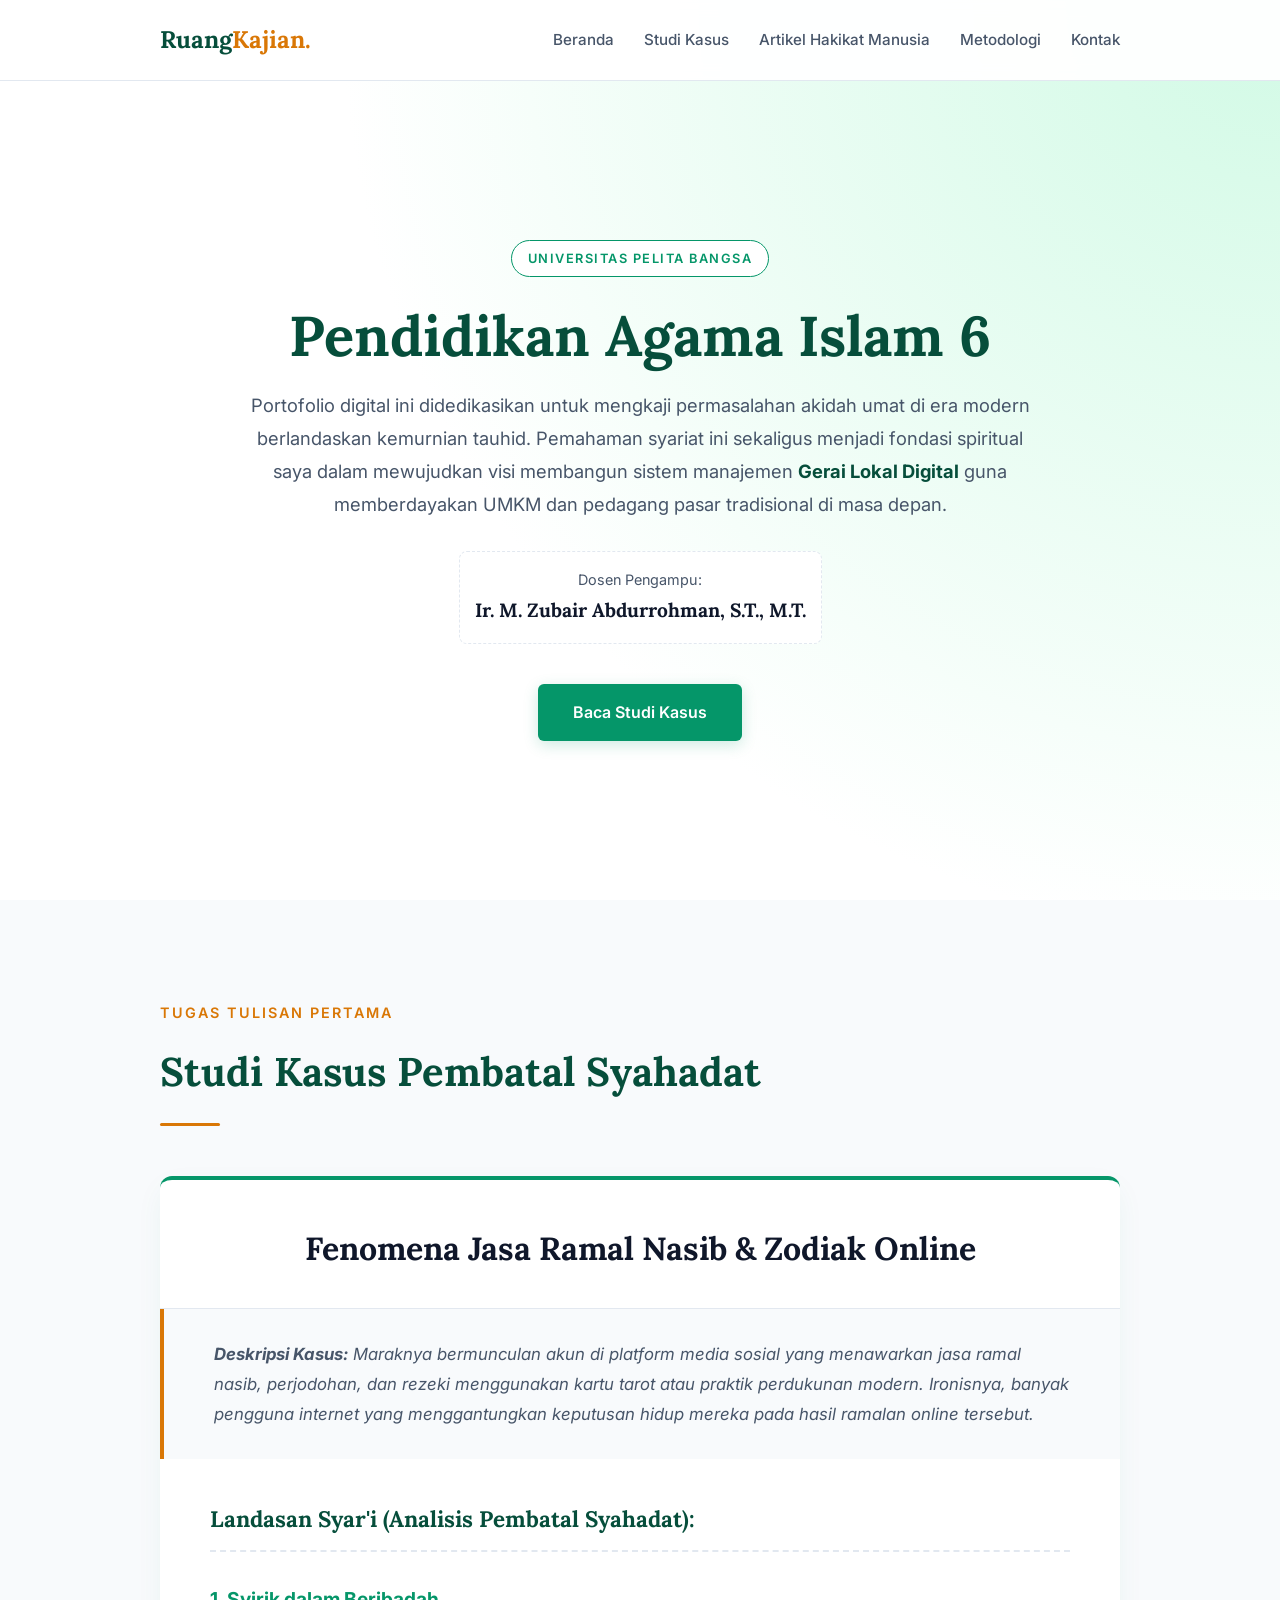
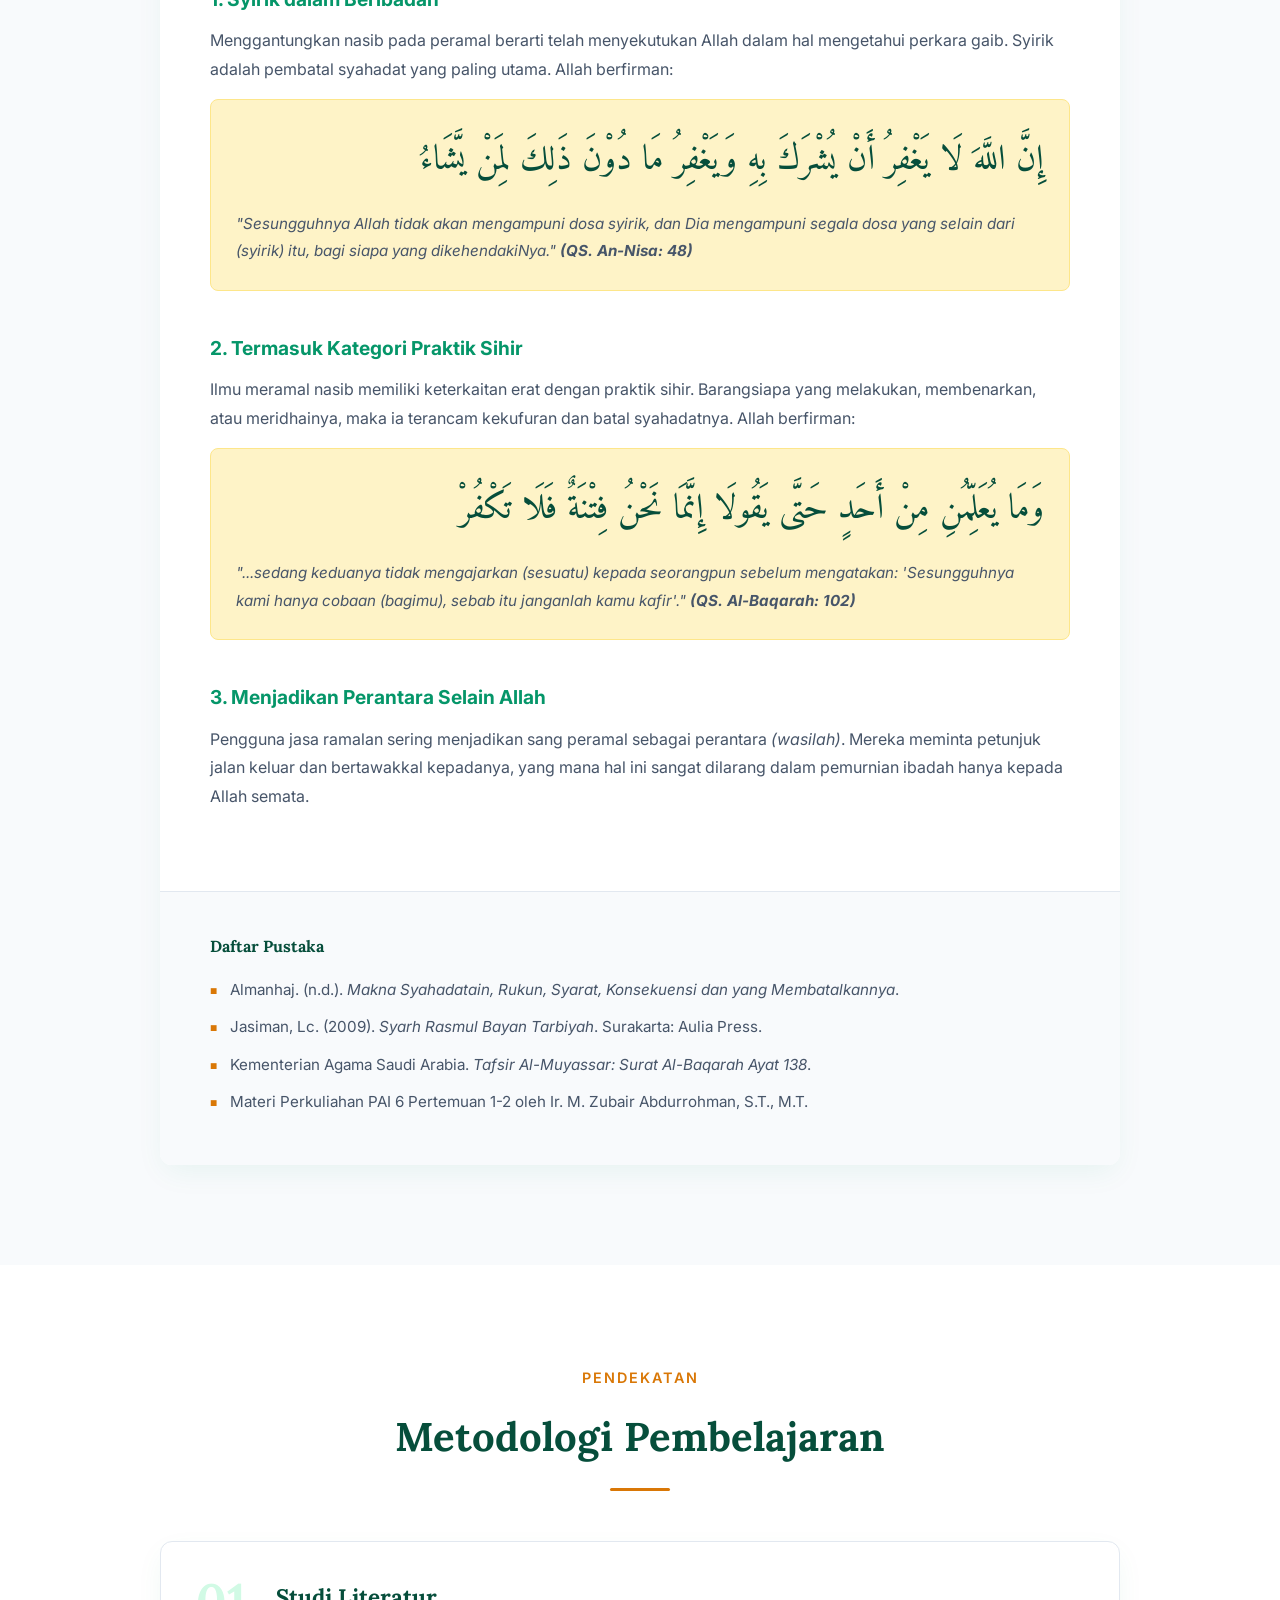
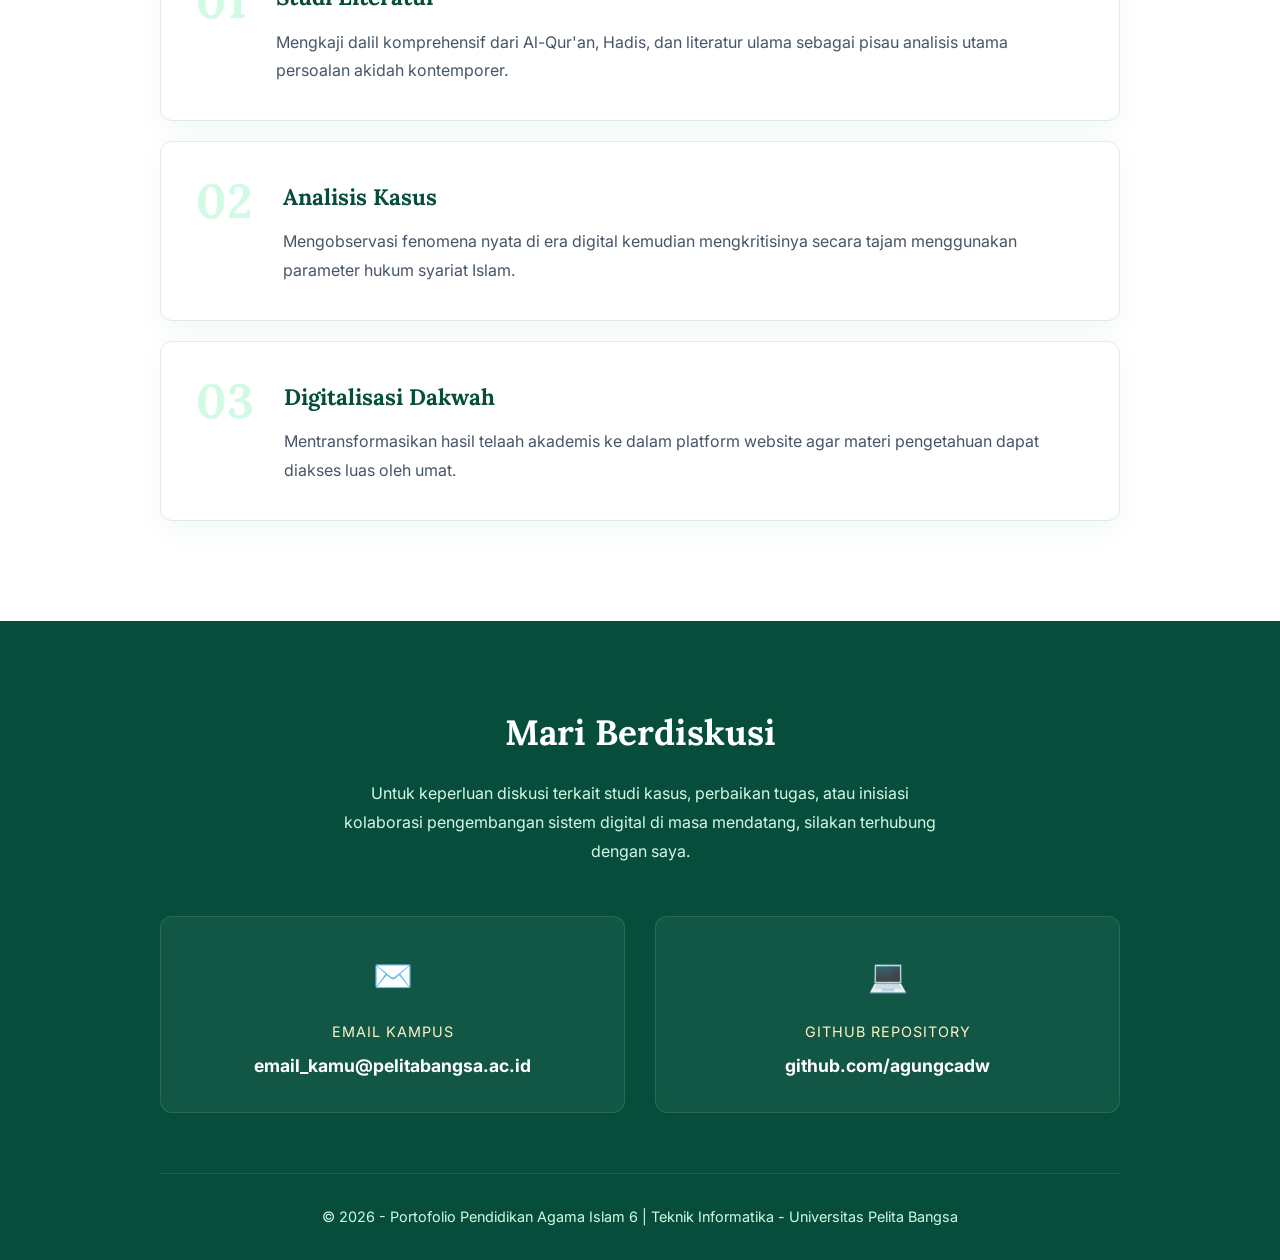
<file: index.html>
<!DOCTYPE html>
<html lang="id">
<head>
    <meta charset="UTF-8">
    <meta name="viewport" content="width=device-width, initial-scale=1.0">
    <title>PAI 6 | Portofolio Akademik</title>
    <link href="https://fonts.googleapis.com/css2?family=Inter:wght@300;400;500;600&family=Lora:ital,wght@0,400;0,600;0,700;1,400&family=Amiri:wght@400;700&display=swap" rel="stylesheet">
    <link rel="stylesheet" href="style.css">
</head>
<body>

    <header class="header">
        <div class="container header-inner">
            <a href="#beranda" class="logo">Ruang<span>Kajian.</span></a>
            <nav class="nav-menu">
                <a href="index.html#beranda">Beranda</a>
                <a href="index.html#studi-kasus">Studi Kasus</a>
                <a href="artikel.html" target="_blank">Artikel Hakikat Manusia</a>
                <a href="index.html#metodologi">Metodologi</a>
                <a href="#kontak">Kontak</a>
            </nav>
        </div>
    </header>

    <section id="beranda" class="hero-academic">
        <div class="container hero-container">
            <div class="hero-text-box">
                <span class="tag-kampus">Universitas Pelita Bangsa</span>
                <h1 class="hero-title">Pendidikan Agama Islam 6</h1>
                <p class="hero-description">
                    Portofolio digital ini didedikasikan untuk mengkaji permasalahan akidah umat di era modern berlandaskan kemurnian tauhid. Pemahaman syariat ini sekaligus menjadi fondasi spiritual saya dalam mewujudkan visi membangun sistem manajemen <strong>Gerai Lokal Digital</strong> guna memberdayakan UMKM dan pedagang pasar tradisional di masa depan.
                </p>
                <div class="dosen-info">
                    <p>Dosen Pengampu:</p>
                    <strong>Ir. M. Zubair Abdurrohman, S.T., M.T.</strong>
                </div>
                <div class="hero-action">
                    <a href="#studi-kasus" class="btn btn-emerald">Baca Studi Kasus</a>
                </div>
            </div>
        </div>
    </section>

    <section id="studi-kasus" class="section-padding bg-light">
        <div class="container">
            <div class="section-title-wrapper">
                <span class="sub-heading">Tugas Tulisan Pertama</span>
                <h2 class="main-heading">Studi Kasus Pembatal Syahadat</h2>
                <div class="line-gold"></div>
            </div>

            <article class="paper-card">
                <header class="paper-header">
                    <h3>Fenomena Jasa Ramal Nasib & Zodiak Online</h3>
                </header>
                
                <div class="paper-abstract">
                    <strong>Deskripsi Kasus:</strong> Maraknya bermunculan akun di platform media sosial yang menawarkan jasa ramal nasib, perjodohan, dan rezeki menggunakan kartu tarot atau praktik perdukunan modern. Ironisnya, banyak pengguna internet yang menggantungkan keputusan hidup mereka pada hasil ramalan <em>online</em> tersebut.
                </div>
                
                <div class="paper-content">
                    <h4 class="content-title">Landasan Syar'i (Analisis Pembatal Syahadat):</h4>
                    
                    <div class="argument-block">
                        <h5>1. Syirik dalam Beribadah</h5>
                        <p>Menggantungkan nasib pada peramal berarti telah menyekutukan Allah dalam hal mengetahui perkara gaib. Syirik adalah pembatal syahadat yang paling utama. Allah berfirman:</p>
                        <blockquote class="quran-quote">
                            <p class="arabic-text">إِنَّ اللَّهَ لَا يَغْفِرُ أَنْ يُشْرَكَ بِهِ وَيَغْفِرُ مَا دُوْنَ ذَلِكَ لِمَنْ يَّشَاءُ</p>
                            <p class="translation-text">"Sesungguhnya Allah tidak akan mengampuni dosa syirik, dan Dia mengampuni segala dosa yang selain dari (syirik) itu, bagi siapa yang dikehendakiNya." <strong>(QS. An-Nisa: 48)</strong></p>
                        </blockquote>
                    </div>

                    <div class="argument-block">
                        <h5>2. Termasuk Kategori Praktik Sihir</h5>
                        <p>Ilmu meramal nasib memiliki keterkaitan erat dengan praktik sihir. Barangsiapa yang melakukan, membenarkan, atau meridhainya, maka ia terancam kekufuran dan batal syahadatnya. Allah berfirman:</p>
                        <blockquote class="quran-quote">
                            <p class="arabic-text">وَمَا يُعَلِّمُنِ مِنْ أَحَدٍ حَتَّى يَقُولَا إِنَّمَا نَحْنُ فِتْنَةٌ فَلَا تَكْفُرْ</p>
                            <p class="translation-text">"...sedang keduanya tidak mengajarkan (sesuatu) kepada seorangpun sebelum mengatakan: 'Sesungguhnya kami hanya cobaan (bagimu), sebab itu janganlah kamu kafir'." <strong>(QS. Al-Baqarah: 102)</strong></p>
                        </blockquote>
                    </div>

                    <div class="argument-block">
                        <h5>3. Menjadikan Perantara Selain Allah</h5>
                        <p>Pengguna jasa ramalan sering menjadikan sang peramal sebagai perantara <em>(wasilah)</em>. Mereka meminta petunjuk jalan keluar dan bertawakkal kepadanya, yang mana hal ini sangat dilarang dalam pemurnian ibadah hanya kepada Allah semata.</p>
                    </div>
                </div>

                <div class="reference-section">
                    <h4>Daftar Pustaka</h4>
                    <ul class="reference-list">
                        <li>Almanhaj. (n.d.). <em>Makna Syahadatain, Rukun, Syarat, Konsekuensi dan yang Membatalkannya</em>.</li>
                        <li>Jasiman, Lc. (2009). <em>Syarh Rasmul Bayan Tarbiyah</em>. Surakarta: Aulia Press.</li>
                        <li>Kementerian Agama Saudi Arabia. <em>Tafsir Al-Muyassar: Surat Al-Baqarah Ayat 138</em>.</li>
                        <li>Materi Perkuliahan PAI 6 Pertemuan 1-2 oleh Ir. M. Zubair Abdurrohman, S.T., M.T.</li>
                    </ul>
                </div>
            </article>
        </div>
    </section>

    <section id="metodologi" class="section-padding">
        <div class="container">
            <div class="section-title-wrapper text-center">
                <span class="sub-heading">Pendekatan</span>
                <h2 class="main-heading">Metodologi Pembelajaran</h2>
                <div class="line-gold center-line"></div>
            </div>
            
            <div class="method-grid">
                <div class="step-card">
                    <div class="step-number">01</div>
                    <div class="step-info">
                        <h3>Studi Literatur</h3>
                        <p>Mengkaji dalil komprehensif dari Al-Qur'an, Hadis, dan literatur ulama sebagai pisau analisis utama persoalan akidah kontemporer.</p>
                    </div>
                </div>
                <div class="step-card">
                    <div class="step-number">02</div>
                    <div class="step-info">
                        <h3>Analisis Kasus</h3>
                        <p>Mengobservasi fenomena nyata di era digital kemudian mengkritisinya secara tajam menggunakan parameter hukum syariat Islam.</p>
                    </div>
                </div>
                <div class="step-card">
                    <div class="step-number">03</div>
                    <div class="step-info">
                        <h3>Digitalisasi Dakwah</h3>
                        <p>Mentransformasikan hasil telaah akademis ke dalam platform website agar materi pengetahuan dapat diakses luas oleh umat.</p>
                    </div>
                </div>
            </div>
        </div>
    </section>

    <footer id="kontak" class="footer-emerald">
        <div class="container footer-container">
            <div class="footer-top">
                <h2 class="footer-heading">Mari Berdiskusi</h2>
                <p class="footer-text">Untuk keperluan diskusi terkait studi kasus, perbaikan tugas, atau inisiasi kolaborasi pengembangan sistem digital di masa mendatang, silakan terhubung dengan saya.</p>
            </div>
            
            <div class="contact-cards">
                <a href="mailto:email_kamu@pelitabangsa.ac.id" class="contact-box">
                    <span class="contact-icon">✉️</span>
                    <span class="contact-title">Email Kampus</span>
                    <strong class="contact-detail">email_kamu@pelitabangsa.ac.id</strong>
                </a>
                <a href="https://github.com/agungcadw" target="_blank" class="contact-box">
                    <span class="contact-icon">💻</span>
                    <span class="contact-title">GitHub Repository</span>
                    <strong class="contact-detail">github.com/agungcadw</strong>
                </a>
            </div>
            
            <div class="footer-bottom">
                <p>&copy; 2026 - Portofolio Pendidikan Agama Islam 6 | Teknik Informatika - Universitas Pelita Bangsa</p>
            </div>
        </div>
    </footer>

</body>
</html>
</file>
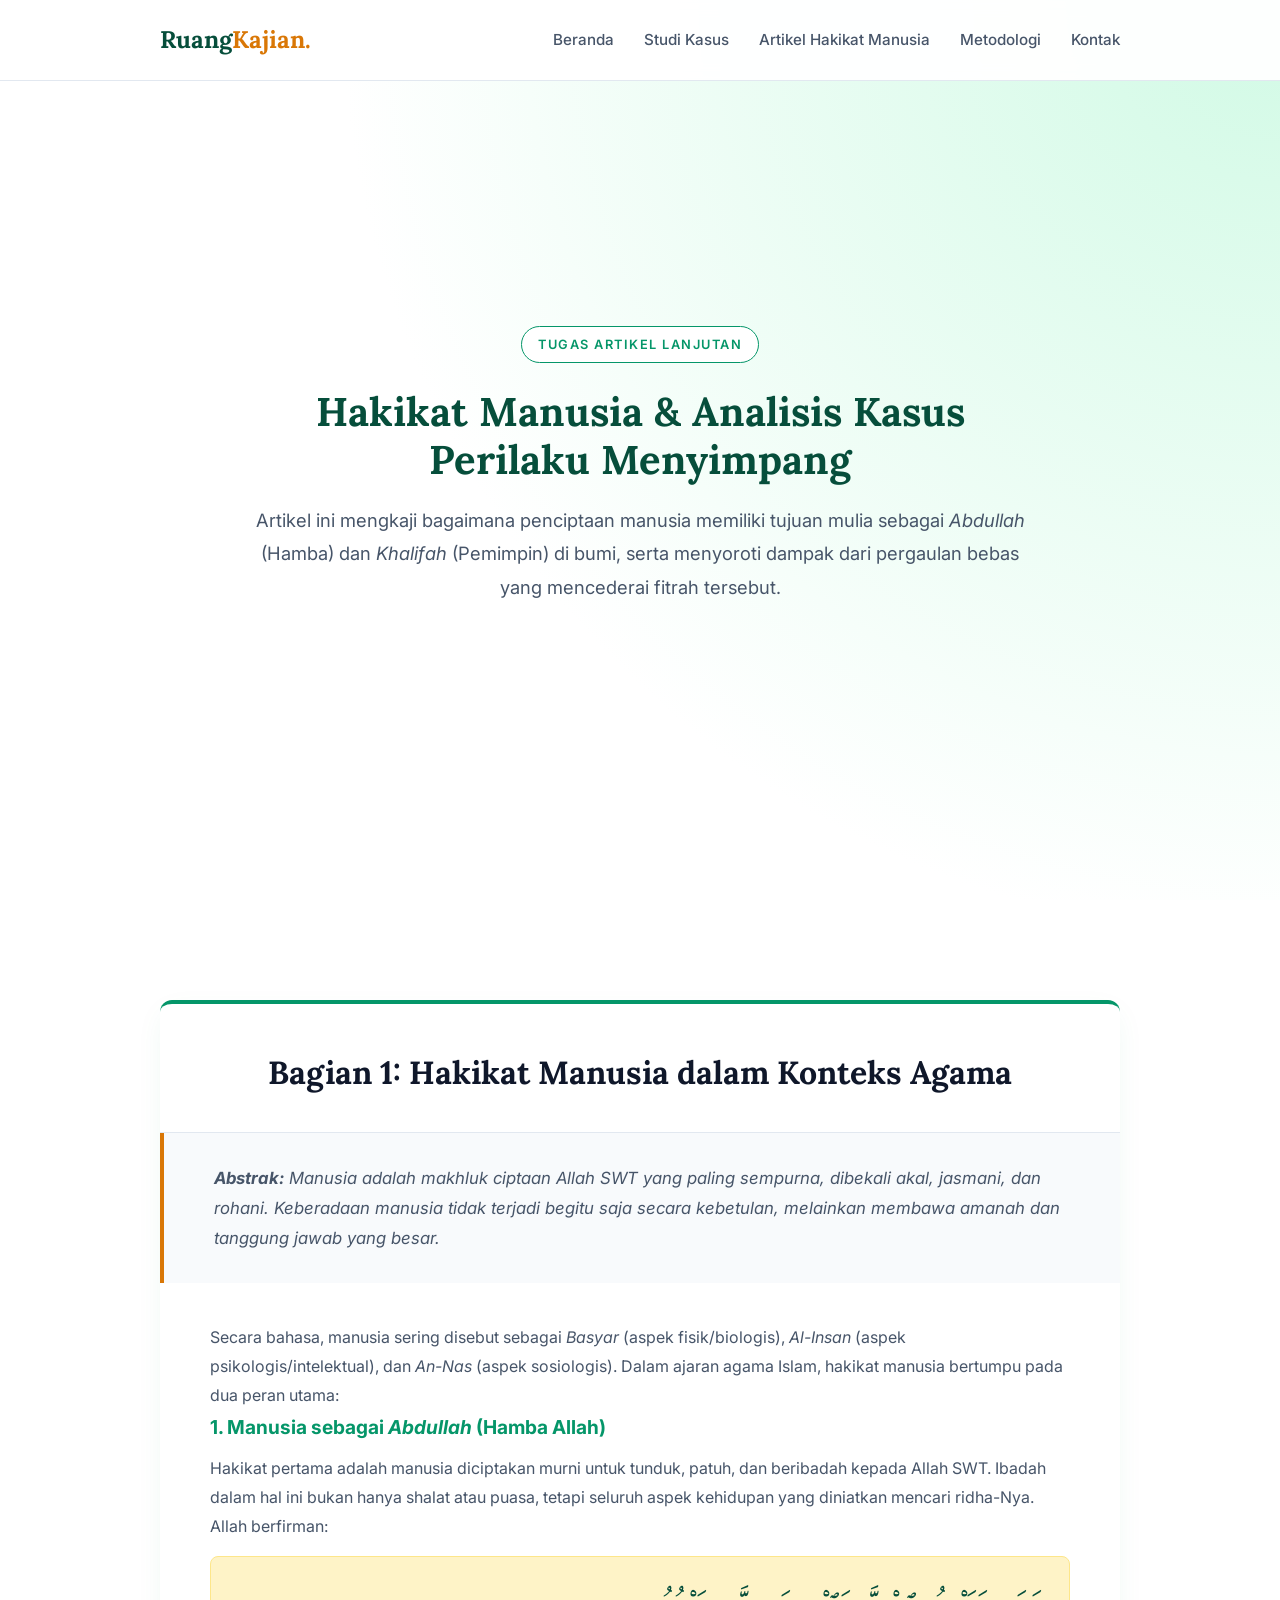
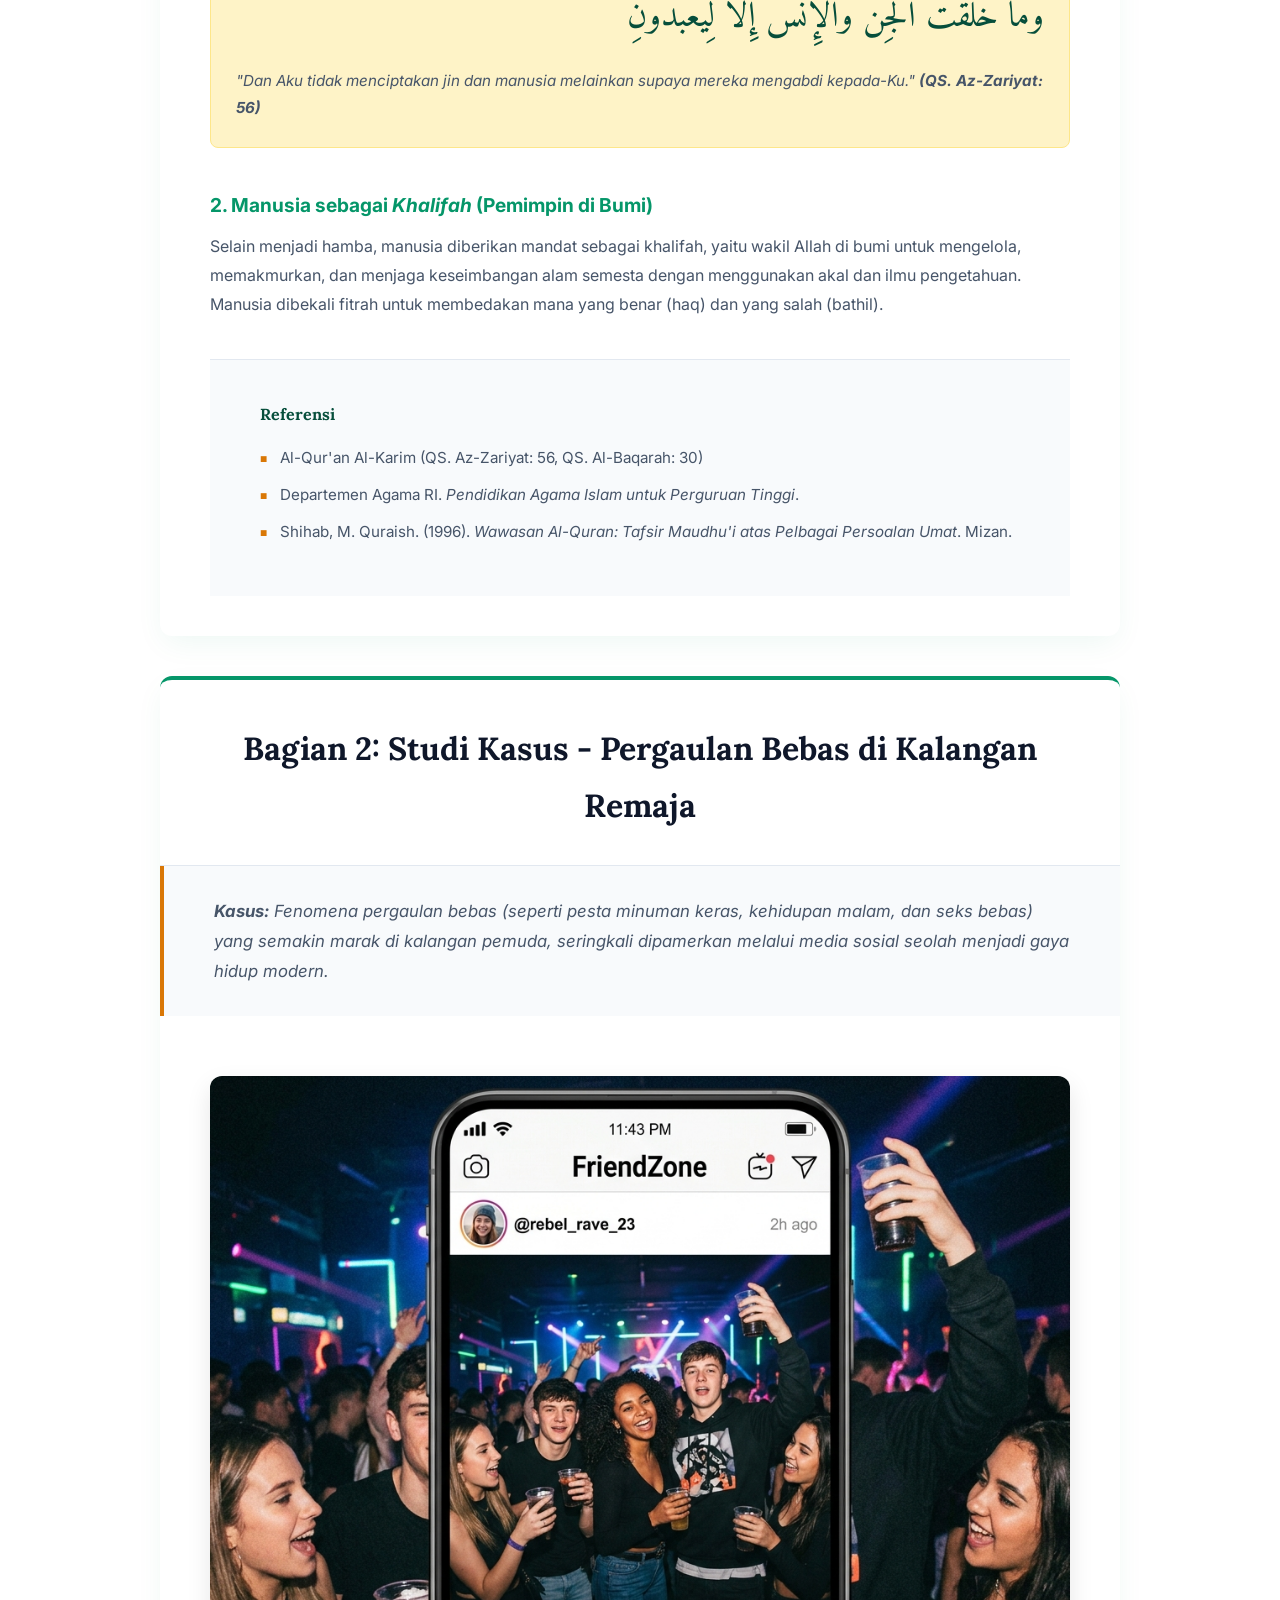
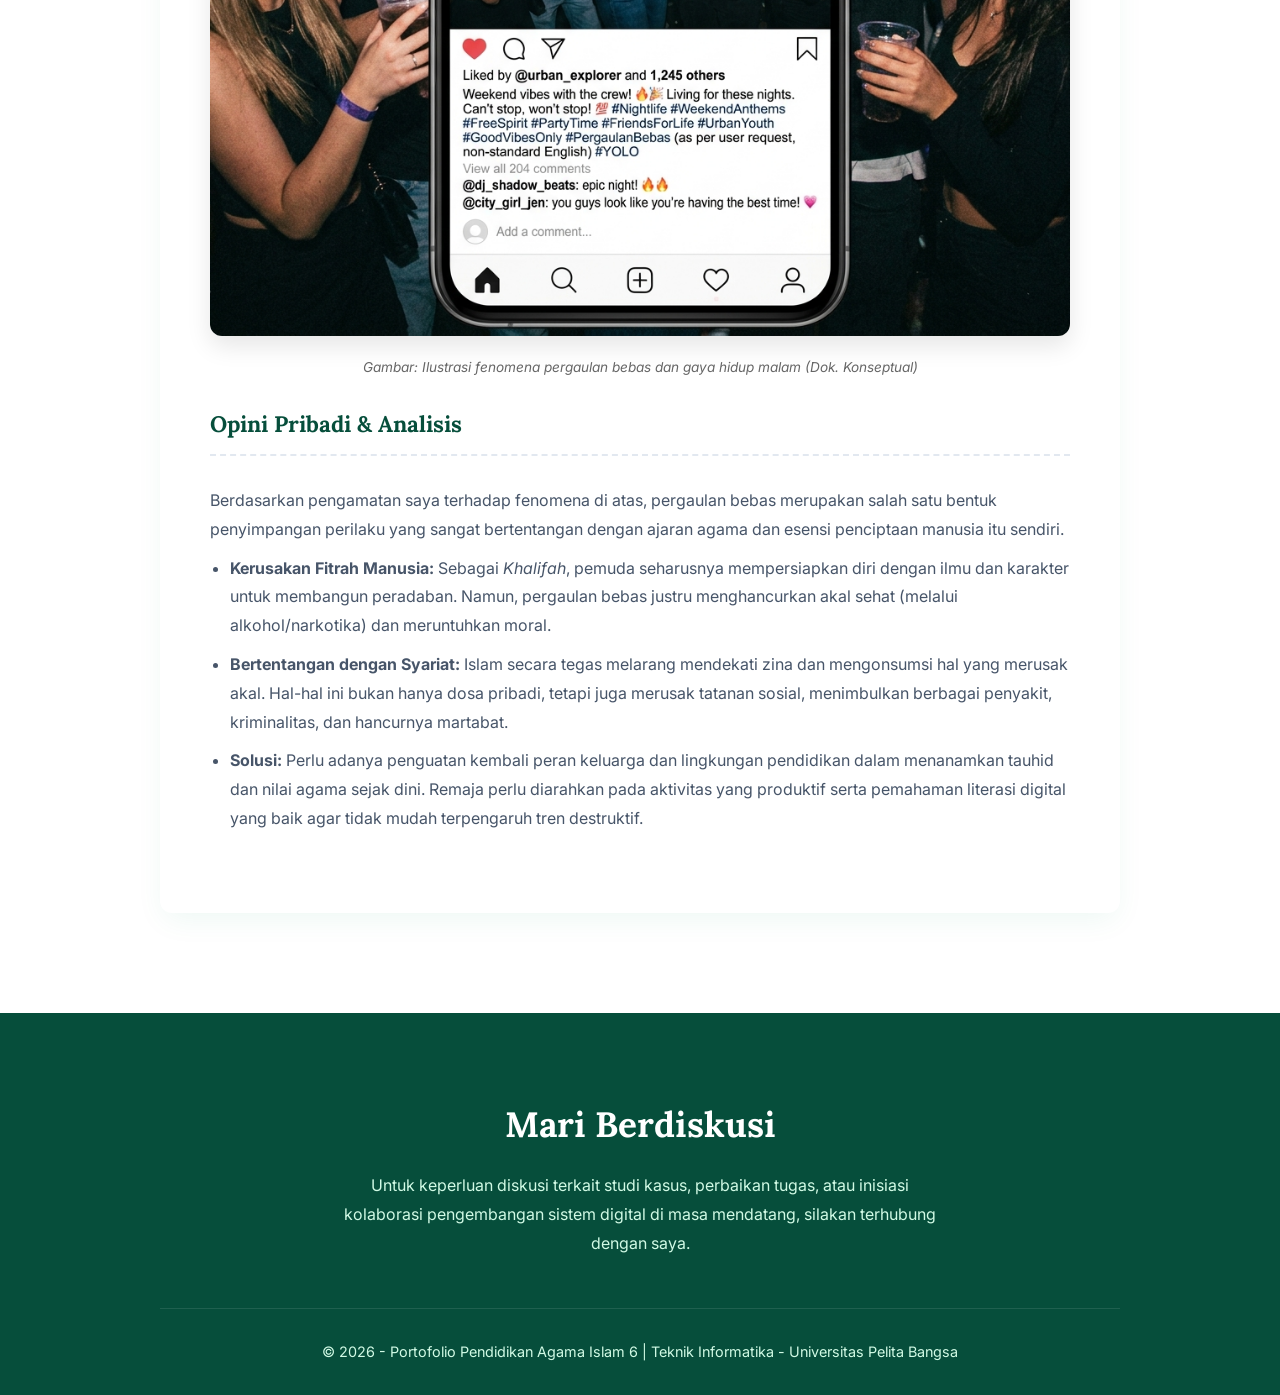
<file: artikel.html>
<!DOCTYPE html>
<html lang="id">
<head>
    <meta charset="UTF-8">
    <meta name="viewport" content="width=device-width, initial-scale=1.0">
    <title>PAI 6 | Artikel Hakikat Manusia & Studi Kasus Pergaulan Bebas</title>
    <link href="https://fonts.googleapis.com/css2?family=Inter:wght@300;400;500;600&family=Lora:ital,wght@0,400;0,600;0,700;1,400&family=Amiri:wght@400;700&display=swap" rel="stylesheet">
    <link rel="stylesheet" href="style.css">
    <style>
        .screenshot-container {
            text-align: center;
            margin: 20px 0;
        }
        .screenshot-container img {
            max-width: 100%;
            height: auto;
            border-radius: 12px;
            box-shadow: 0 10px 25px rgba(0,0,0,0.1);
        }
        .mt-4 {
            margin-top: 1.5rem;
        }
    </style>
</head>
<body>

    <header class="header">
        <div class="container header-inner">
            <a href="index.html#beranda" class="logo">Ruang<span>Kajian.</span></a>
            <nav class="nav-menu">
                <a href="index.html#beranda">Beranda</a>
                <a href="index.html#studi-kasus">Studi Kasus</a>
                <a href="artikel.html" class="active">Artikel Hakikat Manusia</a>
                <a href="index.html#metodologi">Metodologi</a>
                <a href="#kontak">Kontak</a>
            </nav>
        </div>
    </header>

    <section class="hero-academic" style="padding: 120px 0 60px;">
        <div class="container hero-container">
            <div class="hero-text-box" style="max-width: 800px; margin: 0 auto; text-align: center;">
                <span class="tag-kampus">Tugas Artikel Lanjutan</span>
                <h1 class="hero-title" style="font-size: 2.5rem;">Hakikat Manusia & Analisis Kasus Perilaku Menyimpang</h1>
                <p class="hero-description">
                    Artikel ini mengkaji bagaimana penciptaan manusia memiliki tujuan mulia sebagai <em>Abdullah</em> (Hamba) dan <em>Khalifah</em> (Pemimpin) di bumi, serta menyoroti dampak dari pergaulan bebas yang mencederai fitrah tersebut.
                </p>
            </div>
        </div>
    </section>

    <section class="section-padding">
        <div class="container">
            <article class="paper-card" style="margin-bottom: 40px;">
                <header class="paper-header">
                    <h3>Bagian 1: Hakikat Manusia dalam Konteks Agama</h3>
                </header>
                
                <div class="paper-abstract">
                    <strong>Abstrak:</strong> Manusia adalah makhluk ciptaan Allah SWT yang paling sempurna, dibekali akal, jasmani, dan rohani. Keberadaan manusia tidak terjadi begitu saja secara kebetulan, melainkan membawa amanah dan tanggung jawab yang besar.
                </div>
                
                <div class="paper-content">
                    <p>Secara bahasa, manusia sering disebut sebagai <em>Basyar</em> (aspek fisik/biologis), <em>Al-Insan</em> (aspek psikologis/intelektual), dan <em>An-Nas</em> (aspek sosiologis). Dalam ajaran agama Islam, hakikat manusia bertumpu pada dua peran utama:</p>
                    
                    <div class="argument-block">
                        <h5>1. Manusia sebagai <em>Abdullah</em> (Hamba Allah)</h5>
                        <p>Hakikat pertama adalah manusia diciptakan murni untuk tunduk, patuh, dan beribadah kepada Allah SWT. Ibadah dalam hal ini bukan hanya shalat atau puasa, tetapi seluruh aspek kehidupan yang diniatkan mencari ridha-Nya. Allah berfirman:</p>
                        <blockquote class="quran-quote">
                            <p class="arabic-text">وَمَا خَلَقْتُ ٱلْجِنَّ وَٱلْإِنسَ إِلَّا لِيَعْبُدُونِ</p>
                            <p class="translation-text">"Dan Aku tidak menciptakan jin dan manusia melainkan supaya mereka mengabdi kepada-Ku." <strong>(QS. Az-Zariyat: 56)</strong></p>
                        </blockquote>
                    </div>

                    <div class="argument-block">
                        <h5>2. Manusia sebagai <em>Khalifah</em> (Pemimpin di Bumi)</h5>
                        <p>Selain menjadi hamba, manusia diberikan mandat sebagai khalifah, yaitu wakil Allah di bumi untuk mengelola, memakmurkan, dan menjaga keseimbangan alam semesta dengan menggunakan akal dan ilmu pengetahuan. Manusia dibekali fitrah untuk membedakan mana yang benar (haq) dan yang salah (bathil).</p>
                    </div>

                    <div class="reference-section mt-4">
                        <h4>Referensi</h4>
                        <ul class="reference-list">
                            <li>Al-Qur'an Al-Karim (QS. Az-Zariyat: 56, QS. Al-Baqarah: 30)</li>
                            <li>Departemen Agama RI. <em>Pendidikan Agama Islam untuk Perguruan Tinggi</em>.</li>
                            <li>Shihab, M. Quraish. (1996). <em>Wawasan Al-Quran: Tafsir Maudhu'i atas Pelbagai Persoalan Umat</em>. Mizan.</li>
                        </ul>
                    </div>
                </div>
            </article>

            <article class="paper-card">
                <header class="paper-header">
                    <h3>Bagian 2: Studi Kasus - Pergaulan Bebas di Kalangan Remaja</h3>
                </header>
                
                <div class="paper-abstract">
                    <strong>Kasus:</strong> Fenomena pergaulan bebas (seperti pesta minuman keras, kehidupan malam, dan seks bebas) yang semakin marak di kalangan pemuda, seringkali dipamerkan melalui media sosial seolah menjadi gaya hidup modern.
                </div>
                
                <div class="paper-content">
                    <div class="screenshot-container">
                        <img src="pergaulan_bebas.png" alt="Screenshot Fenomena Pergaulan Bebas di Media Sosial">
                        <p style="font-size: 0.85rem; color: #666; margin-top: 10px;"><em>Gambar: Ilustrasi fenomena pergaulan bebas dan gaya hidup malam (Dok. Konseptual)</em></p>
                    </div>

                    <div class="argument-block mt-4">
                        <h4 class="content-title">Opini Pribadi & Analisis</h4>
                        <p>Berdasarkan pengamatan saya terhadap fenomena di atas, pergaulan bebas merupakan salah satu bentuk penyimpangan perilaku yang sangat bertentangan dengan ajaran agama dan esensi penciptaan manusia itu sendiri.</p>
                        <ul style="margin-top: 10px; padding-left: 20px;">
                            <li style="margin-bottom: 10px;"><strong>Kerusakan Fitrah Manusia:</strong> Sebagai <em>Khalifah</em>, pemuda seharusnya mempersiapkan diri dengan ilmu dan karakter untuk membangun peradaban. Namun, pergaulan bebas justru menghancurkan akal sehat (melalui alkohol/narkotika) dan meruntuhkan moral.</li>
                            <li style="margin-bottom: 10px;"><strong>Bertentangan dengan Syariat:</strong> Islam secara tegas melarang mendekati zina dan mengonsumsi hal yang merusak akal. Hal-hal ini bukan hanya dosa pribadi, tetapi juga merusak tatanan sosial, menimbulkan berbagai penyakit, kriminalitas, dan hancurnya martabat.</li>
                            <li><strong>Solusi:</strong> Perlu adanya penguatan kembali peran keluarga dan lingkungan pendidikan dalam menanamkan tauhid dan nilai agama sejak dini. Remaja perlu diarahkan pada aktivitas yang produktif serta pemahaman literasi digital yang baik agar tidak mudah terpengaruh tren destruktif.</li>
                        </ul>
                    </div>
                </div>
            </article>
        </div>
    </section>

    <footer id="kontak" class="footer-emerald">
        <div class="container footer-container">
            <div class="footer-top">
                <h2 class="footer-heading">Mari Berdiskusi</h2>
                <p class="footer-text">Untuk keperluan diskusi terkait studi kasus, perbaikan tugas, atau inisiasi kolaborasi pengembangan sistem digital di masa mendatang, silakan terhubung dengan saya.</p>
            </div>
            
            <div class="footer-bottom">
                <p>&copy; 2026 - Portofolio Pendidikan Agama Islam 6 | Teknik Informatika - Universitas Pelita Bangsa</p>
            </div>
        </div>
    </footer>

</body>
</html>
</file>
<file: style.css>
/* =========================================
   TEMA MODERN ISLAMIC ACADEMIC
   (Warna: Emerald Green, Warm Gold, Clean White)
========================================= */

@import url('https://fonts.googleapis.com/css2?family=Inter:wght@300;400;500;600&family=Lora:ital,wght@0,400;0,600;0,700;1,400&family=Amiri:wght@400;700&display=swap');

:root {
    --emerald-dark: #064e3b;
    --emerald-main: #059669;
    --emerald-light: #d1fae5;
    
    --gold-main: #d97706;
    --gold-light: #fef3c7;
    
    --bg-white: #ffffff;
    --bg-light: #f8fafc;
    
    --text-heading: #0f172a;
    --text-body: #475569;
    --border-soft: #e2e8f0;
    
    --shadow-card: 0 10px 30px -5px rgba(5, 150, 105, 0.08);
}

* { margin: 0; padding: 0; box-sizing: border-box; }
html { scroll-behavior: smooth; }

body {
    font-family: 'Inter', sans-serif;
    color: var(--text-body);
    background-color: var(--bg-white);
    line-height: 1.8;
}

h1, h2, h3, h4, h5 {
    font-family: 'Lora', serif;
    color: var(--text-heading);
}

.container { max-width: 1000px; margin: 0 auto; padding: 0 20px; }
.text-center { text-align: center; }
.section-padding { padding: 100px 0; }
.bg-light { background-color: var(--bg-light); }

/* --- HEADER / NAVBAR --- */
.header {
    position: fixed; top: 0; left: 0; width: 100%;
    background: rgba(255, 255, 255, 0.95);
    backdrop-filter: blur(10px);
    border-bottom: 1px solid var(--border-soft);
    z-index: 100;
}
.header-inner { display: flex; justify-content: space-between; align-items: center; height: 80px; }
.logo { font-family: 'Lora', serif; font-size: 1.5rem; font-weight: 700; color: var(--emerald-dark); text-decoration: none; }
.logo span { color: var(--gold-main); }
.nav-menu { display: flex; gap: 30px; }
.nav-menu a { text-decoration: none; color: var(--text-body); font-weight: 500; font-size: 0.95rem; transition: color 0.3s; }
.nav-menu a:hover { color: var(--emerald-main); }

/* --- BERANDA (HERO ACADEMIC) --- */
.hero-academic {
    min-height: 100vh; display: flex; align-items: center;
    background: radial-gradient(circle at top right, var(--emerald-light) 0%, var(--bg-white) 60%);
    padding-top: 80px;
}
.hero-text-box { max-width: 800px; margin: 0 auto; text-align: center; }
.tag-kampus {
    display: inline-block; padding: 6px 16px; background: var(--bg-white);
    border: 1px solid var(--emerald-main); color: var(--emerald-main);
    border-radius: 50px; font-size: 0.8rem; font-weight: 600;
    text-transform: uppercase; letter-spacing: 1.5px; margin-bottom: 25px;
}
.hero-title { font-size: 3.5rem; color: var(--emerald-dark); margin-bottom: 20px; line-height: 1.2; }
.hero-description { font-size: 1.15rem; margin-bottom: 30px; }
.hero-description strong { color: var(--emerald-dark); }
.dosen-info { margin-bottom: 40px; padding: 15px; background: var(--bg-white); display: inline-block; border-radius: 8px; border: 1px dashed var(--border-soft); }
.dosen-info p { margin: 0; font-size: 0.9rem; color: var(--text-body); }
.dosen-info strong { font-family: 'Lora', serif; font-size: 1.2rem; color: var(--text-heading); }

.btn { display: inline-block; padding: 14px 35px; border-radius: 6px; text-decoration: none; font-weight: 600; transition: all 0.3s; }
.btn-emerald { background: var(--emerald-main); color: #fff; box-shadow: 0 4px 15px rgba(5, 150, 105, 0.2); }
.btn-emerald:hover { background: var(--emerald-dark); transform: translateY(-2px); box-shadow: 0 6px 20px rgba(5, 150, 105, 0.3); }

/* --- SECTION TITLES --- */
.section-title-wrapper { margin-bottom: 50px; }
.sub-heading { color: var(--gold-main); font-size: 0.9rem; text-transform: uppercase; letter-spacing: 2px; font-weight: 600; display: block; margin-bottom: 10px; }
.main-heading { font-size: 2.5rem; color: var(--emerald-dark); margin-bottom: 15px; }
.line-gold { width: 60px; height: 3px; background: var(--gold-main); border-radius: 2px; }
.center-line { margin: 0 auto; }

/* --- STUDI KASUS (PAPER CARD) --- */
.paper-card {
    background: var(--bg-white); border-radius: 12px;
    box-shadow: var(--shadow-card); border-top: 4px solid var(--emerald-main);
    overflow: hidden;
}
.paper-header { padding: 40px 50px 30px; border-bottom: 1px solid var(--border-soft); text-align: center; }
.paper-header h3 { font-size: 2rem; color: var(--text-heading); }

.paper-abstract {
    padding: 30px 50px; background: var(--bg-light);
    border-left: 4px solid var(--gold-main); font-size: 1.05rem;
    color: var(--text-body); font-style: italic;
}

.paper-content { padding: 40px 50px; }
.content-title { font-size: 1.4rem; color: var(--emerald-dark); margin-bottom: 30px; border-bottom: 2px dashed var(--border-soft); padding-bottom: 10px; }

.argument-block { margin-bottom: 40px; }
.argument-block h5 { font-family: 'Inter', sans-serif; font-size: 1.2rem; color: var(--emerald-main); margin-bottom: 10px; }

.quran-quote { background: var(--gold-light); padding: 25px; border-radius: 8px; margin-top: 15px; border: 1px solid #fde68a; }
.arabic-text { font-family: 'Amiri', serif; font-size: 2.2rem; text-align: right; direction: rtl; color: var(--emerald-dark); margin-bottom: 15px; line-height: 2; }
.translation-text { font-style: italic; color: var(--text-body); font-size: 0.95rem; }

.reference-section { padding: 40px 50px; background: var(--bg-light); border-top: 1px solid var(--border-soft); }
.reference-section h4 { color: var(--emerald-dark); margin-bottom: 15px; }
.reference-list { list-style: none; }
.reference-list li { margin-bottom: 10px; padding-left: 20px; position: relative; font-size: 0.95rem; }
.reference-list li::before { content: '■'; color: var(--gold-main); font-size: 0.5rem; position: absolute; left: 0; top: 8px; }

/* --- METODOLOGI (STEP CARDS) --- */
.method-grid { display: grid; grid-template-columns: 1fr; gap: 20px; }
.step-card {
    display: flex; align-items: flex-start; gap: 30px;
    background: var(--bg-white); padding: 35px; border-radius: 12px;
    border: 1px solid var(--border-soft); box-shadow: var(--shadow-card);
    transition: transform 0.3s;
}
.step-card:hover { transform: translateX(10px); border-color: var(--emerald-main); }
.step-number { font-family: 'Lora', serif; font-size: 3rem; font-weight: 700; color: var(--emerald-light); line-height: 1; }
.step-info h3 { font-size: 1.4rem; color: var(--emerald-dark); margin-bottom: 10px; }

/* --- FOOTER EMERALD --- */
.footer-emerald { background: var(--emerald-dark); color: #fff; padding: 80px 0 30px; }
.footer-top { text-align: center; margin-bottom: 50px; }
.footer-heading { color: #fff; font-size: 2.2rem; margin-bottom: 15px; }
.footer-text { color: var(--emerald-light); max-width: 600px; margin: 0 auto; }

.contact-cards { display: grid; grid-template-columns: repeat(auto-fit, minmax(280px, 1fr)); gap: 30px; margin-bottom: 60px; }
.contact-box {
    display: flex; flex-direction: column; align-items: center; text-align: center;
    background: rgba(255,255,255,0.05); padding: 30px; border-radius: 12px;
    border: 1px solid rgba(255,255,255,0.1); text-decoration: none; transition: all 0.3s;
}
.contact-box:hover { background: rgba(255,255,255,0.1); transform: translateY(-5px); border-color: var(--gold-main); }
.contact-icon { font-size: 2rem; margin-bottom: 15px; }
.contact-title { color: var(--gold-light); font-size: 0.9rem; text-transform: uppercase; letter-spacing: 1px; margin-bottom: 5px; }
.contact-detail { color: #fff; font-size: 1.1rem; }

.footer-bottom { text-align: center; border-top: 1px solid rgba(255,255,255,0.1); padding-top: 30px; color: var(--emerald-light); font-size: 0.9rem; }

/* --- RESPONSIVE --- */
@media (max-width: 768px) {
    .nav-menu { display: none; }
    .hero-title { font-size: 2.5rem; }
    .paper-header, .paper-abstract, .paper-content, .reference-section { padding: 30px 20px; }
    .step-card { flex-direction: column; gap: 15px; text-align: center; align-items: center; }
    .contact-cards { grid-template-columns: 1fr; }
}
</file>
